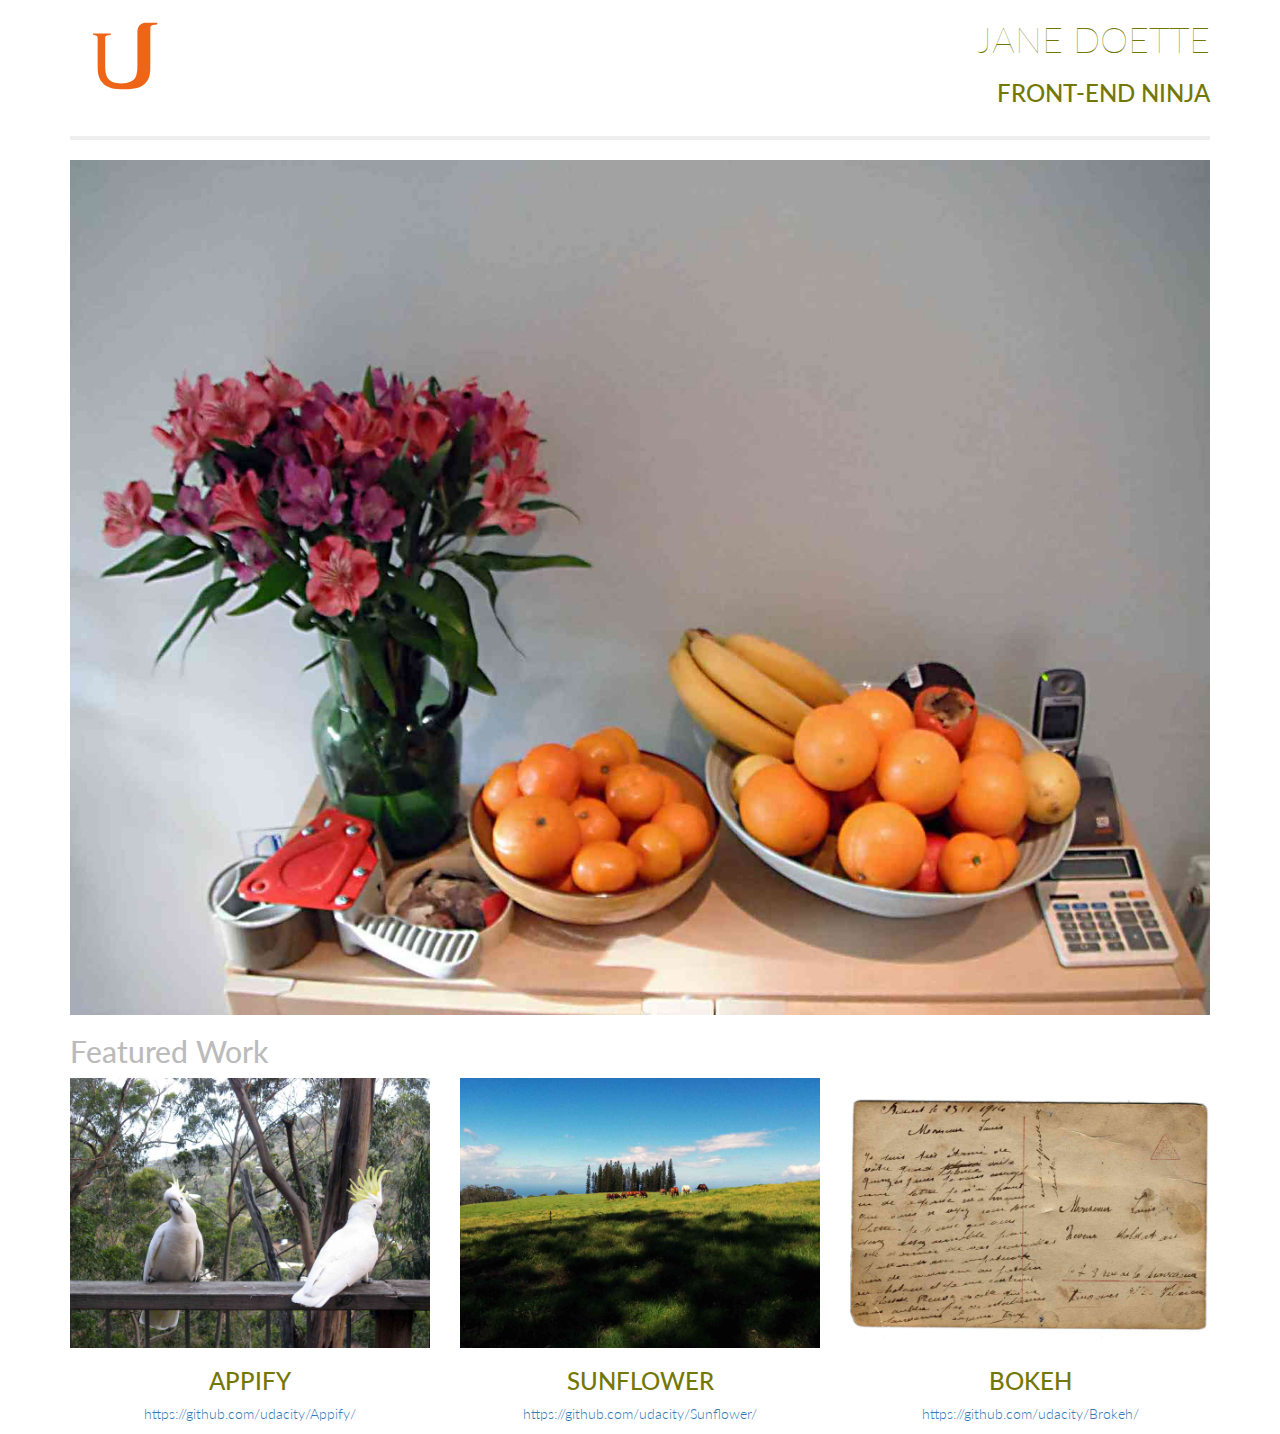
<file: P1_Portfolio_Site/index.html>
<!DOCTYPE html>
<html>
    <head>
        <meta charset="utf-8" />
        <title>Jane Doette Portfolio</title>
        <meta name="viewport" content="width=device-width, initial-scale=1" />
        <meta http-equiv="content-type" content="text/html;charset=utf-8" />
        <link rel="stylesheet" href="css/bootstrap.min.css" type="text/css" />
        <link rel="stylesheet" href="css/style.css" type="text/css" />
        <link href='https://fonts.googleapis.com/css?family=Lato:300,100' rel='stylesheet' type='text/css' />
        <script type="text/javascript" src="js/jquery-2.2.1.min.js"></script>
        <script type="text/javascript" src="js/bootstrap.min.js"></script>
    </head>
    <body>
        <div class="container">
            <div class="row">
                <div class="col-md-6"><img class="udacity-logo" src="images/udacity_logo.svg" alt="Udacity Logo"></div>
                <div class="col-md-6 text-right text-uppercase">
                    <h1 class="text-thin">Jane Doette</h1>
                    <h3>Front-end Ninja</h3>
                </div>
            </div>
            <div class="row">
                <div class="col-md-12"><hr class="title-hr" /></div>
            </div>
            <div class="row">
                <div class="col-md-12">
                    <img class="img-responsive" src="images/still_life-1600_large_2x.jpg" alt="Still life on the table.">
                </div>
            </div>
            <div class="row">
                <div class="col-md-12">
                    <h2 class="text-muted">Featured Work</h2>
                </div>
            </div>
            <div class="row text-center">
                <div class="col-md-4">
                    <img class="img-responsive" src="images/cockatoos-1600_large_2x.jpg" alt="Two cockatoos">
                    <h3 class="text-uppercase">Appify</h3>
                    <p><a href="https://github.com/udacity/Appify/">https://github.com/udacity/Appify/</a></p>
                </div>
                <div class="col-md-4">
                    <img class="img-responsive" src="images/horses-1600_large_2x.jpg" alt="Horses in Hawaii">
                    <h3 class="text-uppercase">Sunflower</h3>
                    <p><a href="https://github.com/udacity/Sunflower/">https://github.com/udacity/Sunflower/</a></p>
                </div>
                <div class="col-md-4">
                    <img class="img-responsive" src="images/postcard-1600_large_2x.jpg" alt="French postcard">
                    <h3 class="text-uppercase">Bokeh</h3>
                    <p><a href="https://github.com/udacity/Bokeh/">https://github.com/udacity/Brokeh/</a></p>
                </div>
            </div>
        </div>
    </body>
</html>
</file>
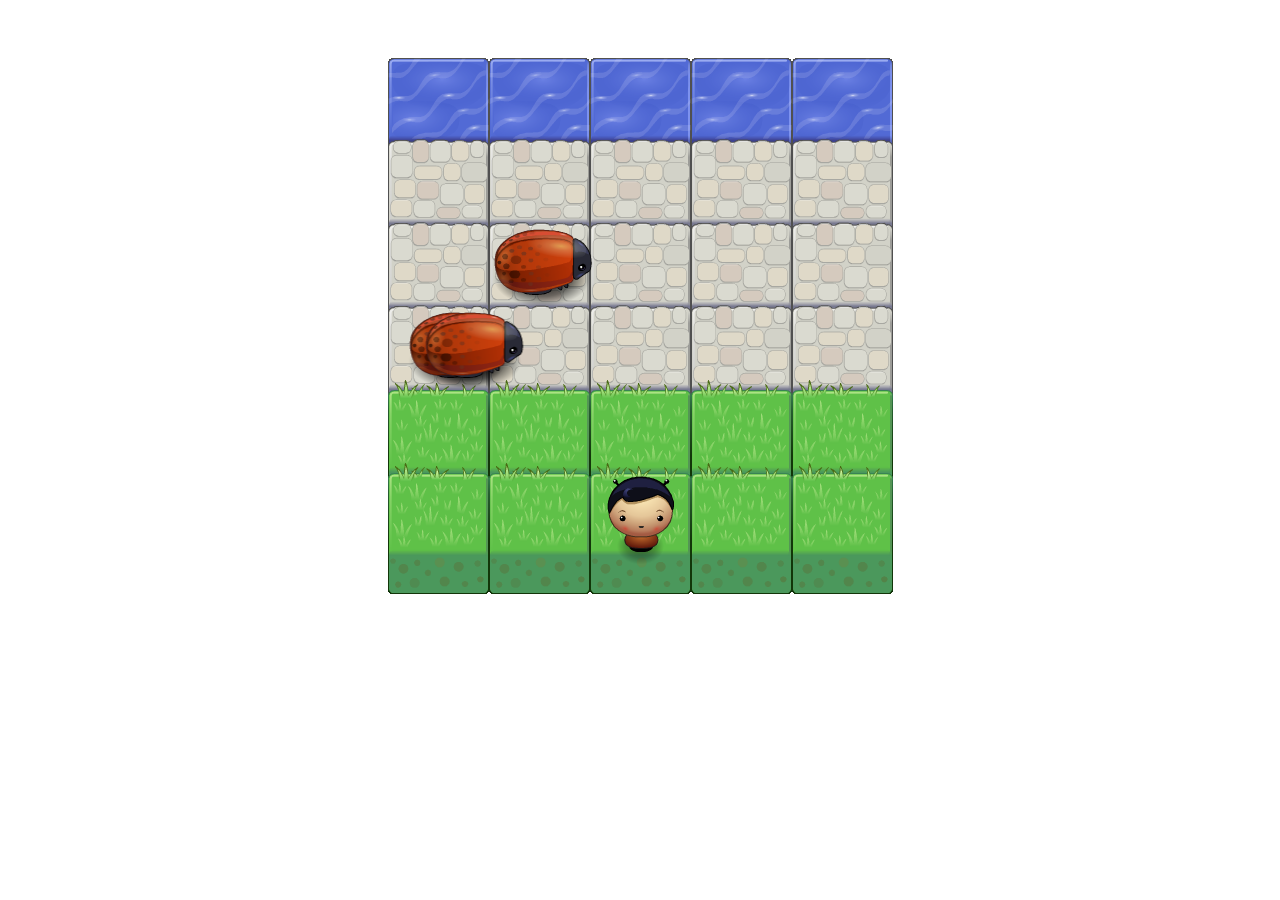
<file: P4_Classic_Arcade_Game_Clone/index.html>
<!DOCTYPE html>
<html>
<head>
    <meta charset="UTF-8">
    <title>Effective JavaScript: Frogger</title>
    <link rel="stylesheet" href="css/style.css">
</head>
<body>
    <script src="js/resources.js"></script>
    <script src="js/app.js"></script>
    <script src="js/engine.js"></script>
</body>
</html>
</file>
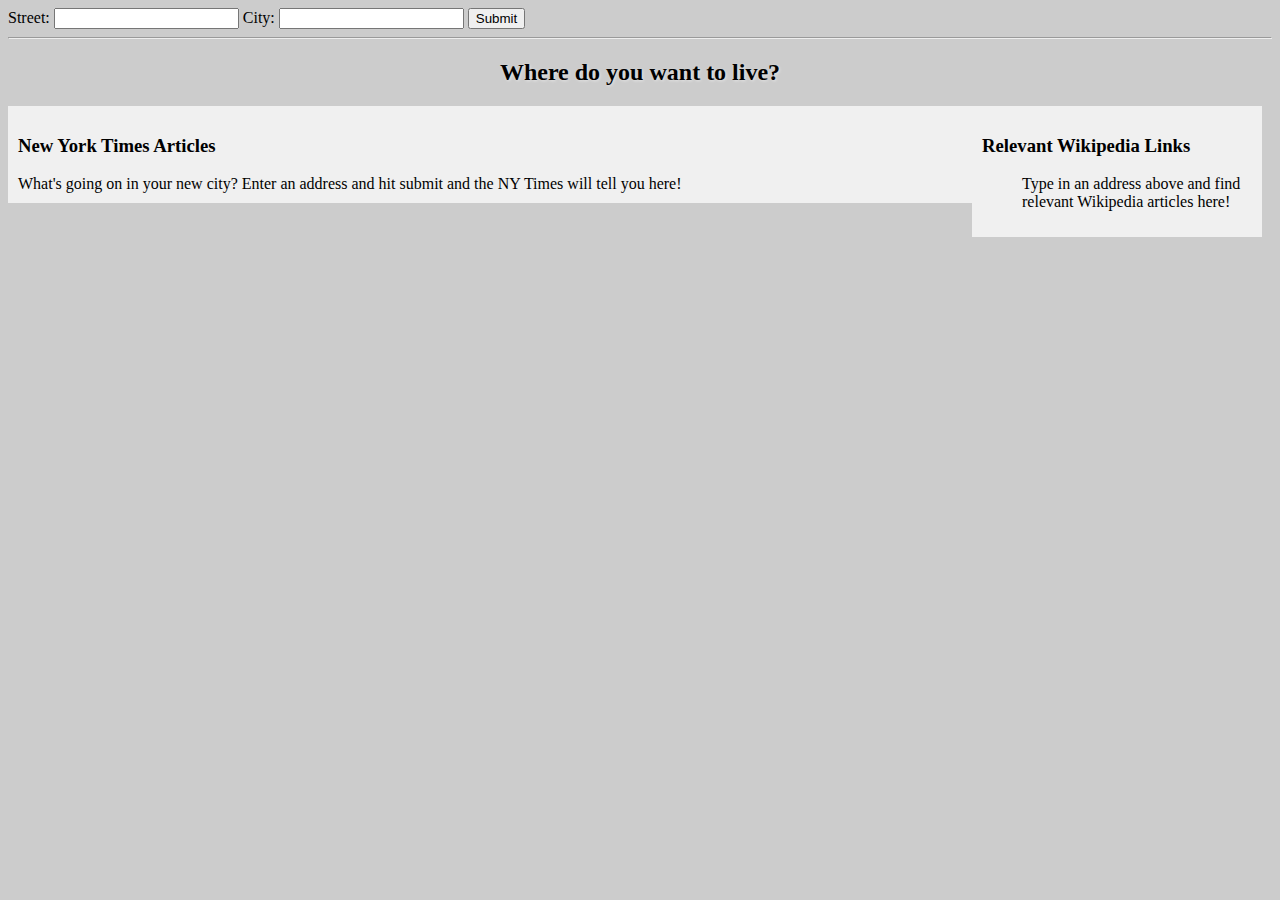
<file: P6_Mini_Course_Ajax_Project/index.html>
<!DOCTYPE html>
<html lang="en">
<head>
    <meta charset="UTF-8">
    <title>Your Moving Companion</title>
    <link rel="stylesheet" href="css/style.css">
</head>
<body>

    <form id="form-container" class="form-container">
        <label for="street">Street: </label><input type="text" id="street" value="">
        <label for="city">City: </label><input type="text" id="city" value="">
        <button id="submit-btn">Submit</button>
    </form>

    <hr>

    <h2 id="greeting" class="greeting">Where do you want to live?</h2>


    <div class="wikipedia-container">
        <h3 id="wikipedia-header">Relevant Wikipedia Links</h3>
        <ul id="wikipedia-links">Type in an address above and find relevant Wikipedia articles here!</ul>
    </div>


    <div class="nytimes-container">
        <h3 id="nytimes-header">New York Times Articles</h3>
        <ul id="nytimes-articles" class="article-list">What's going on in your new city? Enter an address and hit submit and the NY Times will tell you here!</ul>
    </div>

    <script src="js/libs/jquery.min.js"></script>
    <script src="js/script.js"></script>
</body>
</html>
</file>
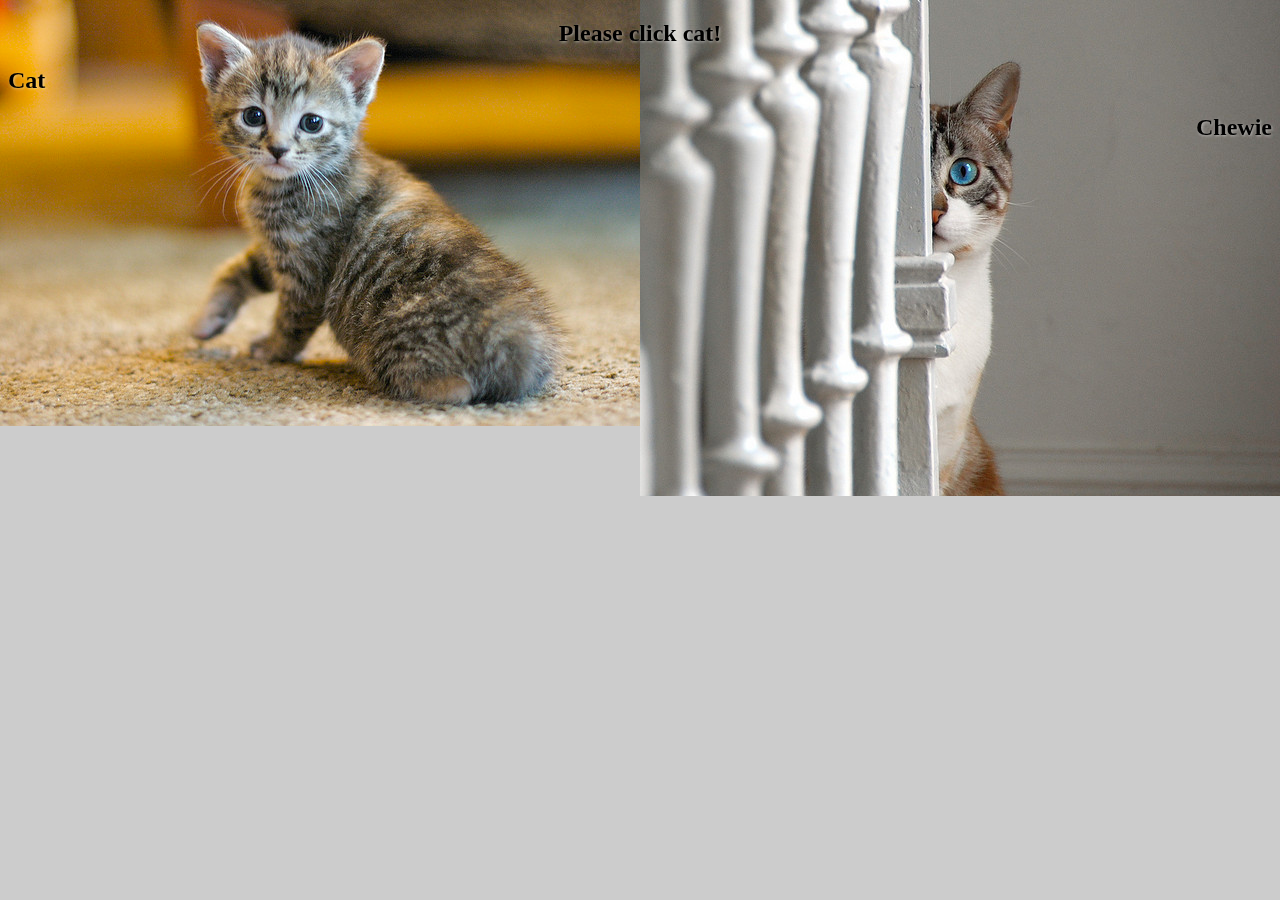
<file: P7_Catclick/index.html>
<!DOCTYPE html>
<html lang="en">
<head>
    <meta charset="UTF-8">
    <title>Cat Click</title>
    <link rel="stylesheet" href="css/style.css">
</head>
    <h2 id="greeting" class="greeting">Please click cat!</h2>
    <div clasontainer">
      <img id="cat" class="cat" src="images/cat.jpg" />
      <img id="chewie" class="chewie" src="images/chewie.jpg" />
      <h2 id="cat-name" class="cat-name">Cat</h2>
      <h2 id="cat-clicked" class="cat-clicked"></h2>
      <h2 id="chewie-name" class="chewie-name">Chewie</h2>
      <h2 id="chewie-clicked" class="chewie-clicked"></h2>
    </div>
    <script src="js/libs/jquery.min.js"></script>
    <script src="js/script.js"></script>
</body>
</html>
</file>
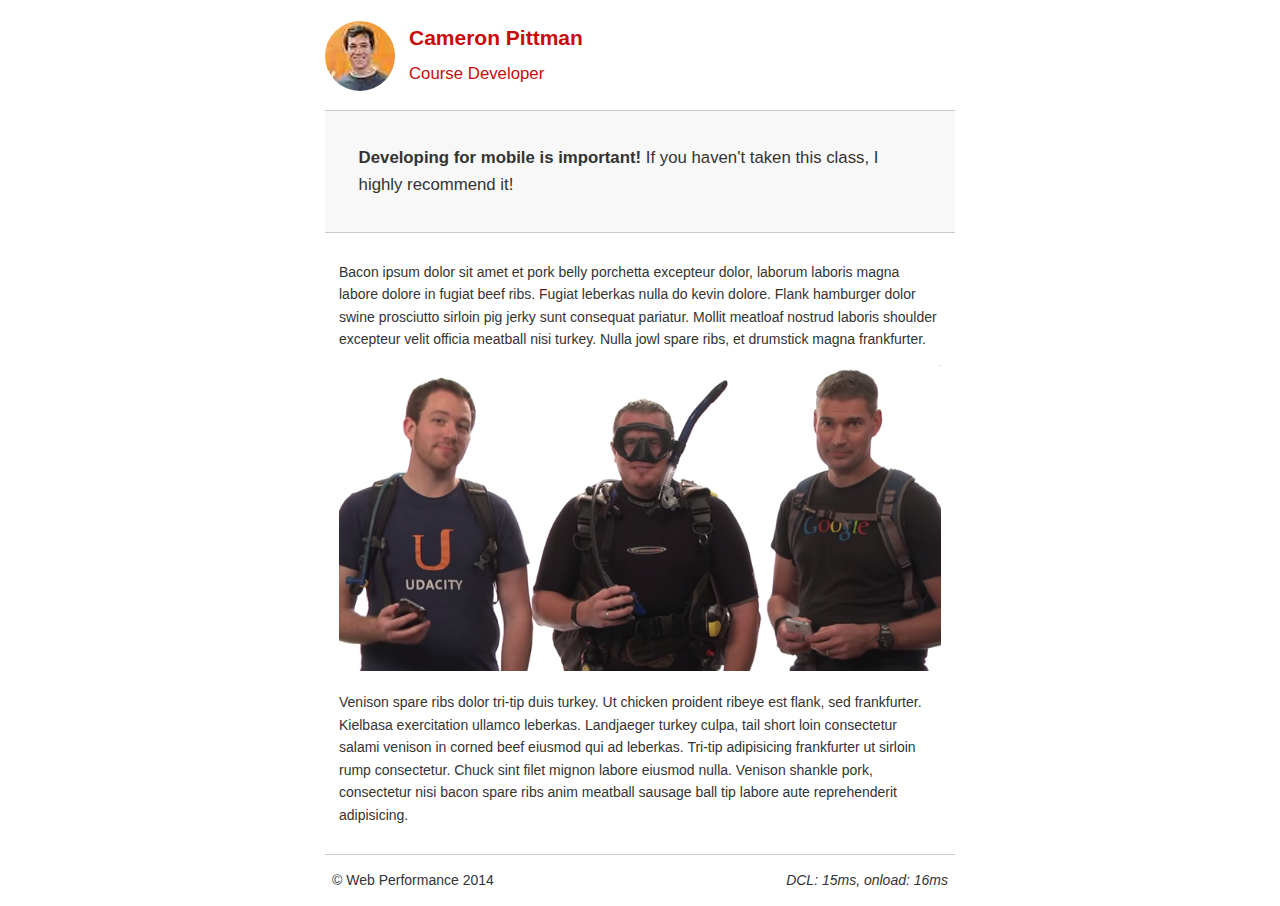
<file: P6_Mobile_Portofolio/project-mobile.html>
<!DOCTYPE html>
<html lang="en">
  <head>
    <meta charset="utf-8">
    <meta name="viewport" content="width=device-width, initial-scale=1">
    <meta name="description" content=" FILL ME IN ">
    <meta name="author" content=" FILL ME IN ">
    <title>Cameron Pitman: Portfolio</title>

    <!-- Hmm, what is the impact of web fonts on speed? Measure it... -->
    <!-- <link href="//fonts.googleapis.com/css?family=Open+Sans:400,700" rel="stylesheet"> -->

    <link href="css/style.css" rel="stylesheet">
    <link href="css/print.css" rel="stylesheet">

    <script>
      (function(w,g){w['GoogleAnalyticsObject']=g;
      w[g]=w[g]||function(){(w[g].q=w[g].q||[]).push(arguments)};w[g].l=1*new Date();})(window,'ga');

      // Optional TODO: replace with your Google Analytics profile ID.
      ga('create', 'UA-XXXX-Y');
      ga('send', 'pageview');
    </script>
    <script src="http://www.google-analytics.com/analytics.js"></script>
    <script async src="js/perfmatters.js"></script>
  </head>

  <body>
    <header>
      <a href="/"><img src="img/profilepic.jpg"></a>
      <p>Cameron Pittman<br><span>Course Developer</span></p>
    </header>

    <div class="container">
      <div class="hero">
        <strong>Developing for mobile is important!</strong> If you haven't taken this class, I highly recommend it!
      </div>

      <div class="content">

        <p>Bacon ipsum dolor sit amet et pork belly porchetta excepteur dolor, laborum laboris magna labore dolore in fugiat beef ribs. Fugiat leberkas nulla do kevin dolore. Flank hamburger dolor swine prosciutto sirloin pig jerky sunt consequat pariatur. Mollit meatloaf nostrud laboris shoulder excepteur velit officia meatball nisi turkey. Nulla jowl spare ribs, et drumstick magna frankfurter.</p>

        <img src="img/mobilewebdev.jpg">

        <p>Venison spare ribs dolor tri-tip duis turkey. Ut chicken proident ribeye est flank, sed frankfurter. Kielbasa exercitation ullamco leberkas. Landjaeger turkey culpa, tail short loin consectetur salami venison in corned beef eiusmod qui ad leberkas. Tri-tip adipisicing frankfurter ut sirloin rump consectetur. Chuck sint filet mignon labore eiusmod nulla. Venison shankle pork, consectetur nisi bacon spare ribs anim meatball sausage ball tip labore aute reprehenderit adipisicing.</p>

    </div>

    <footer>
      <p>&copy; Web Performance 2014 <span id="crp-stats"></span></p>
    </footer>
  </body>
</html>
</file>
<file: P1_Portfolio_Site/css/style.css>
body {
    /*color: #F8981C;*/
    color: #747704;
    font-family: 'Lato', sans-serif;
    font-weight: 300;
}
.text-muted {
    color: #BCBBBB;
}
.text-thin {
    font-weight: 100;
}
.udacity-logo {
  max-height: 100%;
  width: 20%;
  float: left;
}
.title-hr {
    border-top: 2px solid #eee;
    border-bottom: 2px solid #eee;
}
</file>
<file: P4_Classic_Arcade_Game_Clone/css/style.css>
body {
    text-align: center;
}
</file>
<file: P6_Mini_Course_Ajax_Project/css/style.css>
* {box-sizing:border-box;}
body {background-color: #CCC;}

.bgimg {
    position:fixed;
    top: 0;
    left: 0;
    width:100%;
    z-index:-1;
    opacity:1;
}

.greeting {
    color:black;
    text-shadow: 1px 1px 3px rgba(255,255,255, .5);
    text-align: center;
}

.wikipedia-container {
    float:right;
    width:290px;
    padding:10px;
    margin-right: 10px;
    background-color: rgba(255,255,255,0.7);
}

.nytimes-container {
    padding: 10px;
    margin-right:300px;
    background-color: rgba(255,255,255,0.7);
}

.article-list {
    margin: 0;
    padding: 0;
}

.article {
    list-style-type: none;
    padding:10px;
    border-top: 1px solid #CCC;
}
.article:first-child {
    border-top:none;
}
</file>
<file: P7_Catclick/css/style.css>
* {box-sizing:border-box;}
body {background-color: #CCC;}

.greeting {
    color:black;
    text-shadow: 1px 1px 3px rgba(255,255,255, .5);
    text-align: center;
}

.cat-name {
  color:black;
  text-shadow: 1px 1px 3px rgba(255,255,255, .5);
  text-align: left;
}

.cat-clicked {
  color:black;
  text-shadow: 1px 1px 3px rgba(255,255,255, .5);
  text-align: left;
}

.chewie-clicked {
  color:black;
  text-shadow: 1px 1px 3px rgba(255,255,255, .5);
  text-align: right;
}

.chewie-name {
  color:black;
  text-shadow: 1px 1px 3px rgba(255,255,255, .5);
  text-align: right;
}

.cat-container {
}

.cat {
    position: fixed;
    top: 0;
    left: 0;
    width:50%;
    z-index:-1;
    opacity:1;
}
.chewie {
    position:fixed;
    top: 0;
    right: 0;
    width:50%;
    z-index:-1;
    opacity:1;
}
</file>
<file: P6_Mobile_Portofolio/css/style.css>
html {
  font-size: 100%;
  overflow-y: scroll;
  -webkit-tap-highlight-color: rgba(0,0,0,0);
  -ms-text-size-adjust: 100%;
  -webkit-text-size-adjust: none;
}
body { margin: 0; font-size: 14px; line-height: 1.61; font-weight: 400; }
body, button, input, select, textarea { font-family: 'Open Sans', sans-serif; color: #333; }

a { color: #12C; }
a:visited { color: #61C; }
a:focus { outline: thin dotted; }
a:hover, a:active { color: #c00; outline: 0; }

b, strong { font-weight: bold; }
pre, code { font-family: monospace, monospace; font-size: 1em; }
ul, ol { margin: 1em 0; padding: 0 0 0 20px; }
img { border: 0; max-width: 100%; }

body { background: #fff; }
header, footer, .container { max-width: 45em; margin: 0 auto; }

header { padding: 0 0.5em; color: #C90B0B; }
header img { border-radius: 40px; float: left; }
header p { font-size:1.5em; font-weight: bold; padding-left: 4em;}
header p span { font-size: 0.8em; font-weight: normal;}

.hero { padding: 2em; background-color: #f8f8f8; font-size:1.2em;
  border-bottom: 1px solid #ccc;
  border-top: 1px solid #ccc;
}

.content { padding: 1em 1em; }
.content li { list-style-type: none; font-size: 1.1em;}
li img { float:left; padding-right: 1em; }
li p { font-size: 0.9em; font-style: italic; }

footer {
  padding: 0 0.5em;
  border-top: 1px solid #ccc;
}
footer span { float: right; font-style: italic; }

/* Smartphones (portrait) */
@media only screen and (max-width: 480px) {
  body { font-size: 12px;}
  header p { padding-left: 4.5em;}
}
</file>
<file: P6_Mobile_Portofolio/css/print.css>
@media print {
  * { background: transparent !important; color: black !important; text-shadow: none !important; filter:none !important; -ms-filter: none !important; }
  a, a:visited { color: #444 !important; text-decoration: underline; }
  a[href]:after { content: " (" attr(href) ")"; }
  tr, img { page-break-inside: avoid; }
  img { max-width: 100% !important; }
  @page { margin: 0.5cm; }
  p, h2, h3 { orphans: 3; widows: 3; }
  h2, h3{ page-break-after: avoid; }
}
</file>
